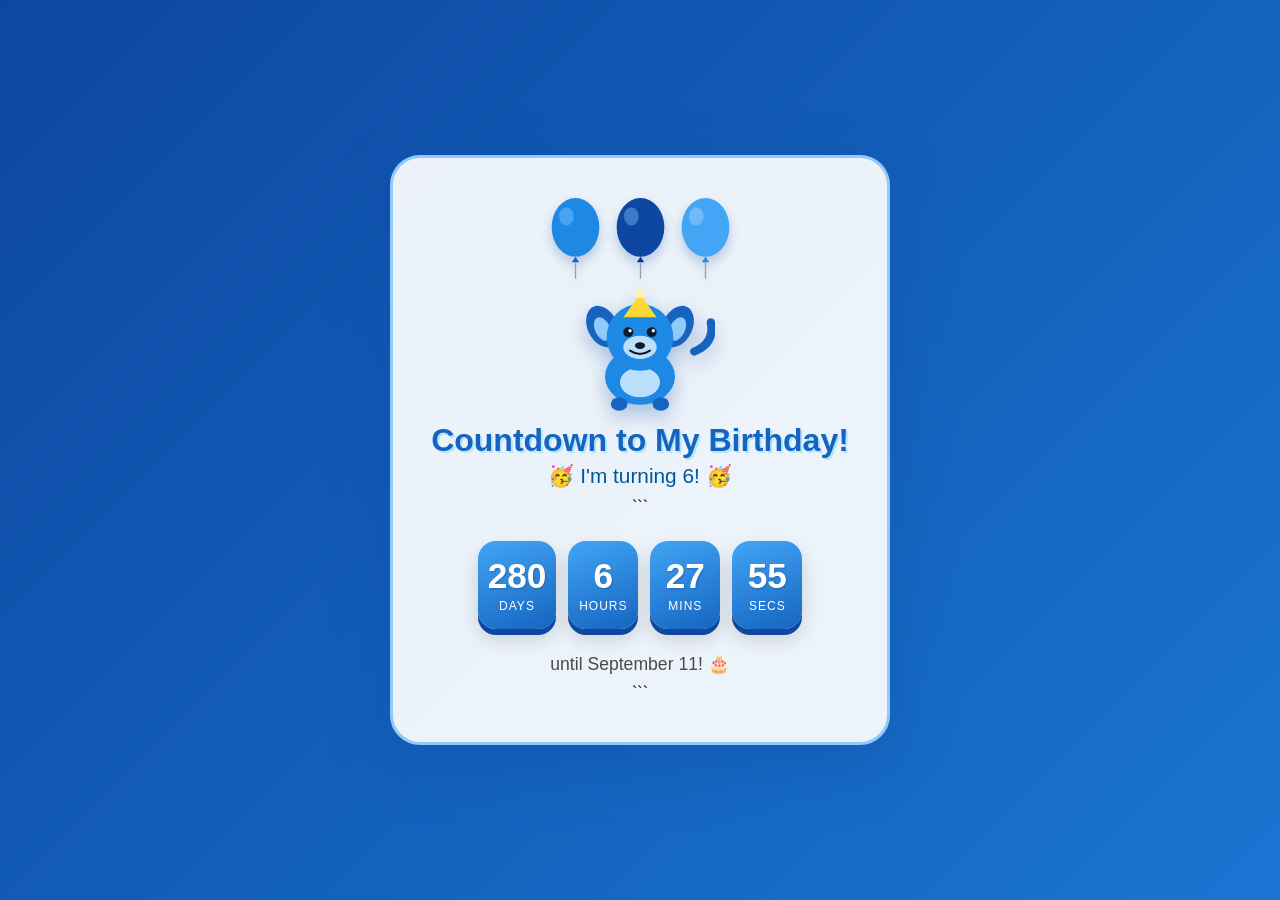
<file: pages/birthday.html>
<!DOCTYPE html>

<html lang="en">
<head>
<meta charset="UTF-8">
<meta name="viewport" content="width=device-width, initial-scale=1.0">
<title>Birthday Countdown!</title>
<style>
  * { box-sizing: border-box; }
  body {
    margin: 0;
    min-height: 100vh;
    font-family: 'Comic Sans MS', 'Trebuchet MS', sans-serif;
    background: linear-gradient(135deg, #0d47a1 0%, #1976d2 25%, #42a5f5 50%, #81d4fa 75%, #b3e5fc 100%);
    background-size: 400% 400%;
    animation: gradientShift 12s ease infinite;
    display: flex;
    align-items: center;
    justify-content: center;
    padding: 20px;
    overflow-x: hidden;
    position: relative;
  }
  @keyframes gradientShift {
    0% { background-position: 0% 50%; }
    50% { background-position: 100% 50%; }
    100% { background-position: 0% 50%; }
  }

.card {
background: rgba(255,255,255,0.92);
border-radius: 30px;
padding: 40px 30px;
max-width: 500px;
width: 100%;
text-align: center;
box-shadow: 0 20px 60px rgba(13,71,161,0.35);
border: 3px solid #90caf9;
position: relative;
z-index: 2;
}

h1 {
font-size: 2rem;
color: #1565c0;
margin: 0 0 5px;
text-shadow: 2px 2px 0 #b3e5fc;
}
.name {
font-size: 1.3rem;
color: #01579b;
margin-bottom: 10px;
}

.balloon-img-row {
display: flex;
justify-content: center;
align-items: flex-end;
gap: 10px;
margin-bottom: 8px;
}
.balloon-img-row .balloon-svg {
filter: drop-shadow(0 6px 6px rgba(13,71,161,0.25));
animation: bob 3s ease-in-out infinite;
}
.balloon-img-row .balloon-svg:nth-child(2) { animation-delay: 0.5s; }
.balloon-img-row .balloon-svg:nth-child(3) { animation-delay: 1s; }

.mascot-row {
margin: 6px 0 4px;
}
.mascot-row svg {
filter: drop-shadow(0 8px 10px rgba(13,71,161,0.3));
animation: pupBounce 2.4s ease-in-out infinite;
}
@keyframes pupBounce {
0%, 100% { transform: translateY(0) rotate(-2deg); }
50% { transform: translateY(-8px) rotate(2deg); }
}
.mascot-tail {
transform-origin: 90px 70px;
animation: wag 0.6s ease-in-out infinite;
}
@keyframes wag {
0%, 100% { transform: rotate(-15deg); }
50% { transform: rotate(15deg); }
}

.balloon-row {
font-size: 2.5rem;
margin-bottom: 10px;
animation: bob 3s ease-in-out infinite;
}
@keyframes bob {
0%, 100% { transform: translateY(0); }
50% { transform: translateY(-10px); }
}

.countdown {
display: flex;
justify-content: center;
gap: 12px;
flex-wrap: wrap;
margin: 25px 0;
}
.box {
background: linear-gradient(160deg, #42a5f5, #1565c0);
border-radius: 18px;
padding: 15px 10px;
min-width: 70px;
box-shadow: 0 6px 0 #0d47a1, 0 10px 20px rgba(0,0,0,0.15);
}
.box .num {
font-size: 2.2rem;
font-weight: bold;
color: #fff;
text-shadow: 1px 1px 2px rgba(0,0,0,0.2);
display: block;
}
.box .label {
font-size: 0.75rem;
color: #fff;
text-transform: uppercase;
letter-spacing: 1px;
}

.message {
font-size: 1.1rem;
color: #4a4a4a;
margin-top: 10px;
min-height: 30px;
}

.turning {
font-size: 1.4rem;
color: #ff5e78;
font-weight: bold;
margin-top: 15px;
}

.party-mode {
display: none;
}
.party-mode.active {
display: block;
}
.party-mode h1 {
font-size: 2.5rem;
color: #0d47a1;
animation: pulse 1s ease-in-out infinite;
}
.turning {
color: #1565c0 !important;
}
@keyframes pulse {
0%, 100% { transform: scale(1); }
50% { transform: scale(1.08); }
}

.normal-mode.hidden { display: none; }

.confetti {
position: fixed;
top: -20px;
font-size: 1.5rem;
animation: fall linear infinite;
z-index: 1;
pointer-events: none;
}
@keyframes fall {
to { transform: translateY(110vh) rotate(360deg); }
}
</style>

</head>
<body>

    

<div class="card">
  <div id="normalView" class="normal-mode">
    <div class="balloon-img-row">
      <svg class="balloon-svg" viewBox="0 0 60 90" width="55"><ellipse cx="30" cy="32" rx="26" ry="32" fill="#1e88e5"/><ellipse cx="20" cy="20" rx="8" ry="10" fill="#64b5f6" opacity="0.6"/><path d="M30 64 L26 70 L34 70 Z" fill="#1565c0"/><line x1="30" y1="70" x2="30" y2="88" stroke="#90a4ae" stroke-width="1.5"/></svg>
      <svg class="balloon-svg" viewBox="0 0 60 90" width="55"><ellipse cx="30" cy="32" rx="26" ry="32" fill="#0d47a1"/><ellipse cx="20" cy="20" rx="8" ry="10" fill="#5c9ce6" opacity="0.6"/><path d="M30 64 L26 70 L34 70 Z" fill="#0a3880"/><line x1="30" y1="70" x2="30" y2="88" stroke="#90a4ae" stroke-width="1.5"/></svg>
      <svg class="balloon-svg" viewBox="0 0 60 90" width="55"><ellipse cx="30" cy="32" rx="26" ry="32" fill="#42a5f5"/><ellipse cx="20" cy="20" rx="8" ry="10" fill="#90caf9" opacity="0.6"/><path d="M30 64 L26 70 L34 70 Z" fill="#1e88e5"/><line x1="30" y1="70" x2="30" y2="88" stroke="#90a4ae" stroke-width="1.5"/></svg>
    </div>
    <div class="mascot-row">
      <svg viewBox="0 0 180 150" width="150" height="125">
        <!-- ears -->
        <ellipse cx="45" cy="45" rx="18" ry="26" fill="#1565c0" transform="rotate(-25 45 45)"/>
        <ellipse cx="135" cy="45" rx="18" ry="26" fill="#1565c0" transform="rotate(25 135 45)"/>
        <ellipse cx="45" cy="48" rx="9" ry="15" fill="#90caf9" transform="rotate(-25 45 48)"/>
        <ellipse cx="135" cy="48" rx="9" ry="15" fill="#90caf9" transform="rotate(25 135 48)"/>
        <!-- tail -->
        <path class="mascot-tail" d="M155 75 Q180 65 175 40" stroke="#1565c0" stroke-width="10" fill="none" stroke-linecap="round"/>
        <!-- body -->
        <ellipse cx="90" cy="105" rx="42" ry="34" fill="#1e88e5"/>
        <ellipse cx="90" cy="112" rx="24" ry="18" fill="#bbdefb"/>
        <!-- head -->
        <circle cx="90" cy="58" r="40" fill="#1e88e5"/>
        <ellipse cx="90" cy="70" rx="20" ry="14" fill="#bbdefb"/>
        <!-- eyes -->
        <circle cx="76" cy="52" r="6" fill="#0d1b2a"/>
        <circle cx="104" cy="52" r="6" fill="#0d1b2a"/>
        <circle cx="78" cy="50" r="2" fill="#fff"/>
        <circle cx="106" cy="50" r="2" fill="#fff"/>
        <!-- nose -->
        <ellipse cx="90" cy="68" rx="6" ry="4" fill="#0d1b2a"/>
        <!-- smile -->
        <path d="M78 74 Q90 82 102 74" stroke="#0d1b2a" stroke-width="2.5" fill="none" stroke-linecap="round"/>
        <!-- party hat -->
        <path d="M90 6 L70 34 L110 34 Z" fill="#fdd835"/>
        <circle cx="90" cy="6" r="5" fill="#fff59d"/>
        <!-- legs -->
        <ellipse cx="65" cy="138" rx="10" ry="8" fill="#1565c0"/>
        <ellipse cx="115" cy="138" rx="10" ry="8" fill="#1565c0"/>
      </svg>
    </div>
    <h1>Countdown to My Birthday!</h1>
    <div class="name">🥳 I'm turning 6! 🥳</div>

```
<div class="countdown">
  <div class="box"><span class="num" id="days">--</span><span class="label">Days</span></div>
  <div class="box"><span class="num" id="hours">--</span><span class="label">Hours</span></div>
  <div class="box"><span class="num" id="minutes">--</span><span class="label">Mins</span></div>
  <div class="box"><span class="num" id="seconds">--</span><span class="label">Secs</span></div>
</div>

<div class="message" id="message">until September 11! 🎂</div>
```

  </div>

  <div id="partyView" class="party-mode">
    <div class="balloon-row">🎉🎂🎈🎁🥳</div>
    <h1>HAPPY BIRTHDAY!!! 🎊</h1>
    <div class="mascot-row">
      <svg viewBox="0 0 180 150" width="170" height="142">
        <ellipse cx="45" cy="45" rx="18" ry="26" fill="#1565c0" transform="rotate(-25 45 45)"/>
        <ellipse cx="135" cy="45" rx="18" ry="26" fill="#1565c0" transform="rotate(25 135 45)"/>
        <ellipse cx="45" cy="48" rx="9" ry="15" fill="#90caf9" transform="rotate(-25 45 48)"/>
        <ellipse cx="135" cy="48" rx="9" ry="15" fill="#90caf9" transform="rotate(25 135 48)"/>
        <path class="mascot-tail" d="M155 75 Q180 65 175 40" stroke="#1565c0" stroke-width="10" fill="none" stroke-linecap="round"/>
        <ellipse cx="90" cy="105" rx="42" ry="34" fill="#1e88e5"/>
        <ellipse cx="90" cy="112" rx="24" ry="18" fill="#bbdefb"/>
        <circle cx="90" cy="58" r="40" fill="#1e88e5"/>
        <ellipse cx="90" cy="70" rx="20" ry="14" fill="#bbdefb"/>
        <path d="M70 46 Q76 38 82 46" stroke="#0d1b2a" stroke-width="2.5" fill="none" stroke-linecap="round"/>
        <path d="M98 46 Q104 38 110 46" stroke="#0d1b2a" stroke-width="2.5" fill="none" stroke-linecap="round"/>
        <ellipse cx="90" cy="68" rx="6" ry="4" fill="#0d1b2a"/>
        <path d="M74 72 Q90 88 106 72" stroke="#0d1b2a" stroke-width="2.5" fill="none" stroke-linecap="round"/>
        <path d="M90 6 L70 34 L110 34 Z" fill="#fdd835"/>
        <circle cx="90" cy="6" r="5" fill="#fff59d"/>
        <ellipse cx="65" cy="138" rx="10" ry="8" fill="#1565c0"/>
        <ellipse cx="115" cy="138" rx="10" ry="8" fill="#1565c0"/>
      </svg>
    </div>
    <div class="turning">You are 6 years old today! 🦸‍♂️</div>
    <div class="balloon-row">🎈🎉🎂🎉🎈</div>
  </div>
</div>

<script>
  // Set target birthday: September 11 (next occurrence)
  function getNextBirthday() {
    const now = new Date();
    let year = now.getFullYear();
    let birthday = new Date(year, 8, 11, 0, 0, 0); // month is 0-indexed: 8 = September
    if (now > birthday) {
      // if today is past Sept 11 this year, but check if it's still the same day
      const endOfBirthday = new Date(year, 8, 11, 23, 59, 59);
      if (now > endOfBirthday) {
        birthday = new Date(year + 1, 8, 11, 0, 0, 0);
      }
    }
    return birthday;
  }

  function isBirthdayToday() {
    const now = new Date();
    return now.getMonth() === 8 && now.getDate() === 11;
  }

  const daysEl = document.getElementById('days');
  const hoursEl = document.getElementById('hours');
  const minutesEl = document.getElementById('minutes');
  const secondsEl = document.getElementById('seconds');
  const normalView = document.getElementById('normalView');
  const partyView = document.getElementById('partyView');

  function launchConfetti() {
    const emojis = ['🎉','💙','🎂','🎁','⭐','🥳','🔵'];
    for (let i = 0; i < 40; i++) {
      const el = document.createElement('div');
      el.className = 'confetti';
      el.textContent = emojis[Math.floor(Math.random() * emojis.length)];
      el.style.left = Math.random() * 100 + 'vw';
      el.style.animationDuration = (2 + Math.random() * 3) + 's';
      el.style.animationDelay = (Math.random() * 2) + 's';
      document.body.appendChild(el);
    }
  }

  function update() {
    if (isBirthdayToday()) {
      normalView.classList.add('hidden');
      partyView.classList.add('active');
      if (!window.confettiLaunched) {
        launchConfetti();
        window.confettiLaunched = true;
      }
      return;
    }

    const target = getNextBirthday();
    const now = new Date();
    const diff = target - now;

    const days = Math.floor(diff / (1000 * 60 * 60 * 24));
    const hours = Math.floor((diff / (1000 * 60 * 60)) % 24);
    const minutes = Math.floor((diff / (1000 * 60)) % 60);
    const seconds = Math.floor((diff / 1000) % 60);

    daysEl.textContent = days;
    hoursEl.textContent = hours;
    minutesEl.textContent = minutes;
    secondsEl.textContent = seconds;
  }

  update();
  setInterval(update, 1000);
</script>

</body>
</html>
</file>
